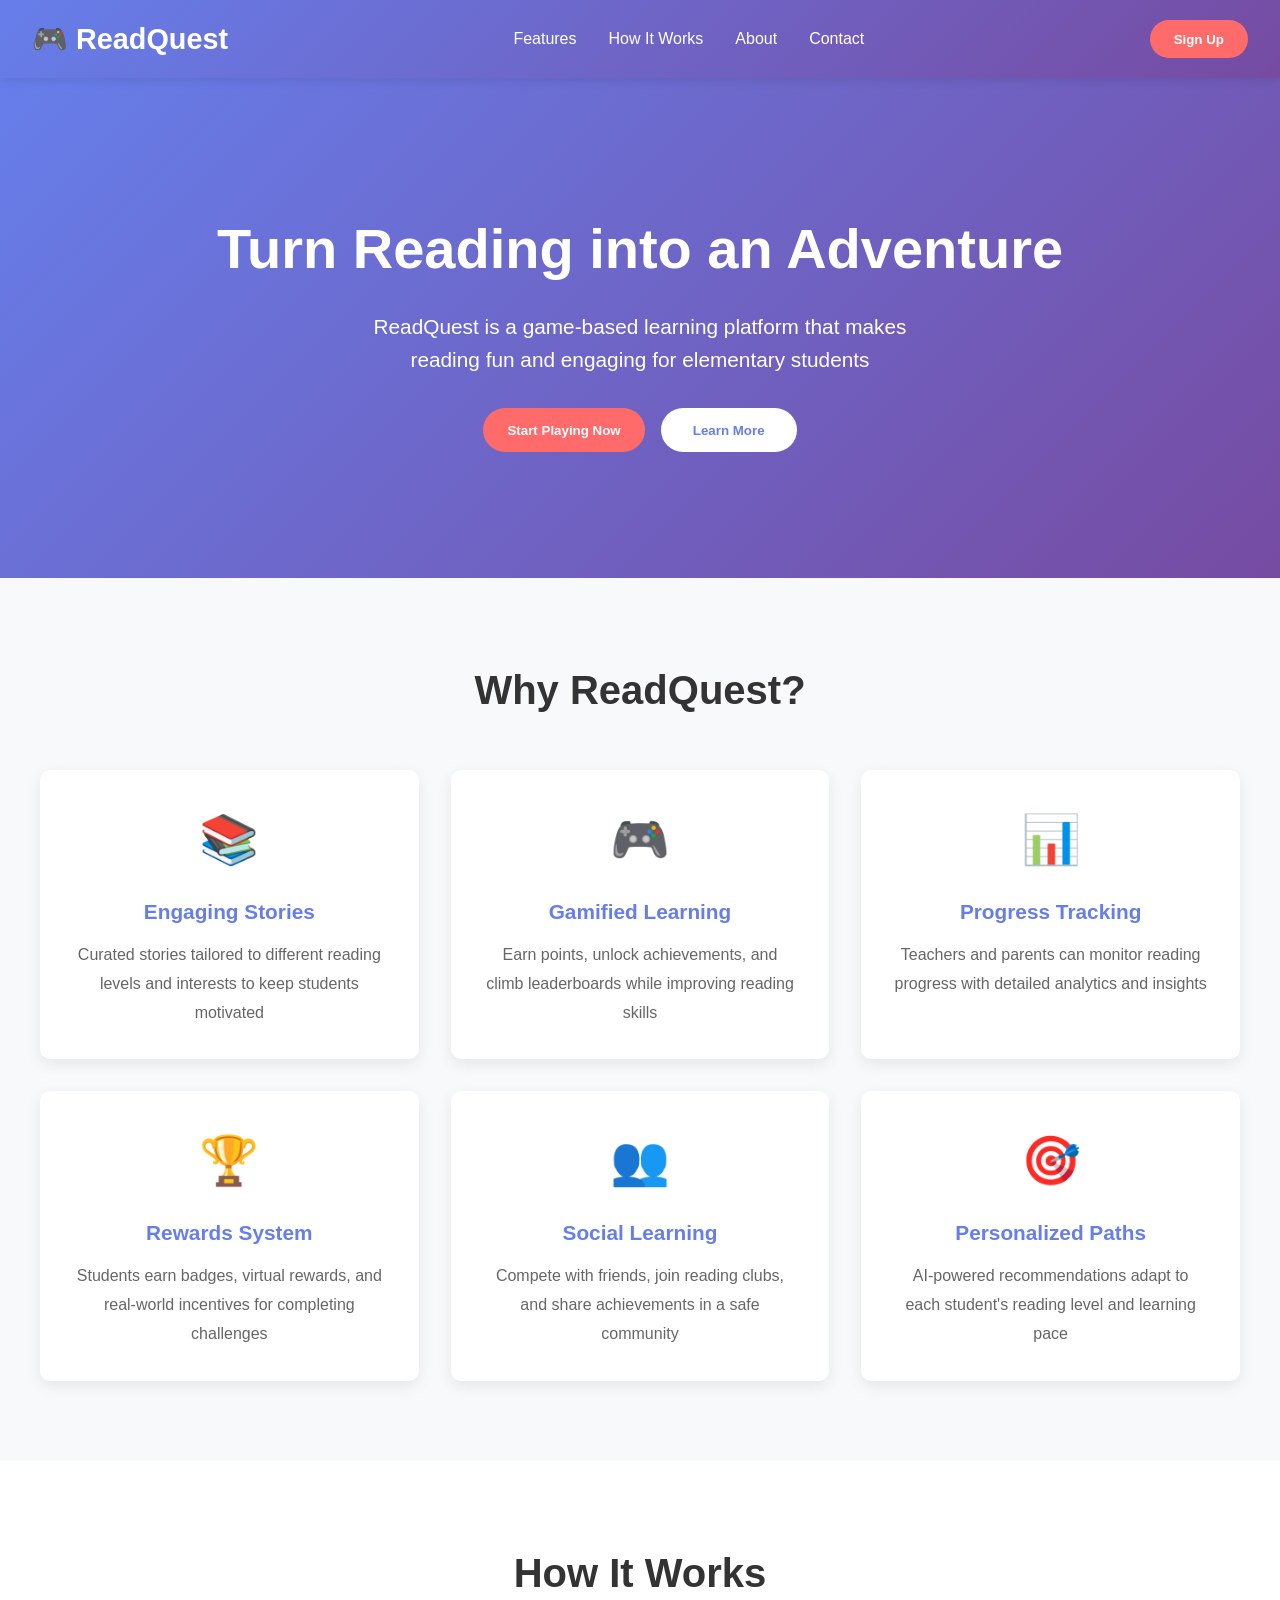
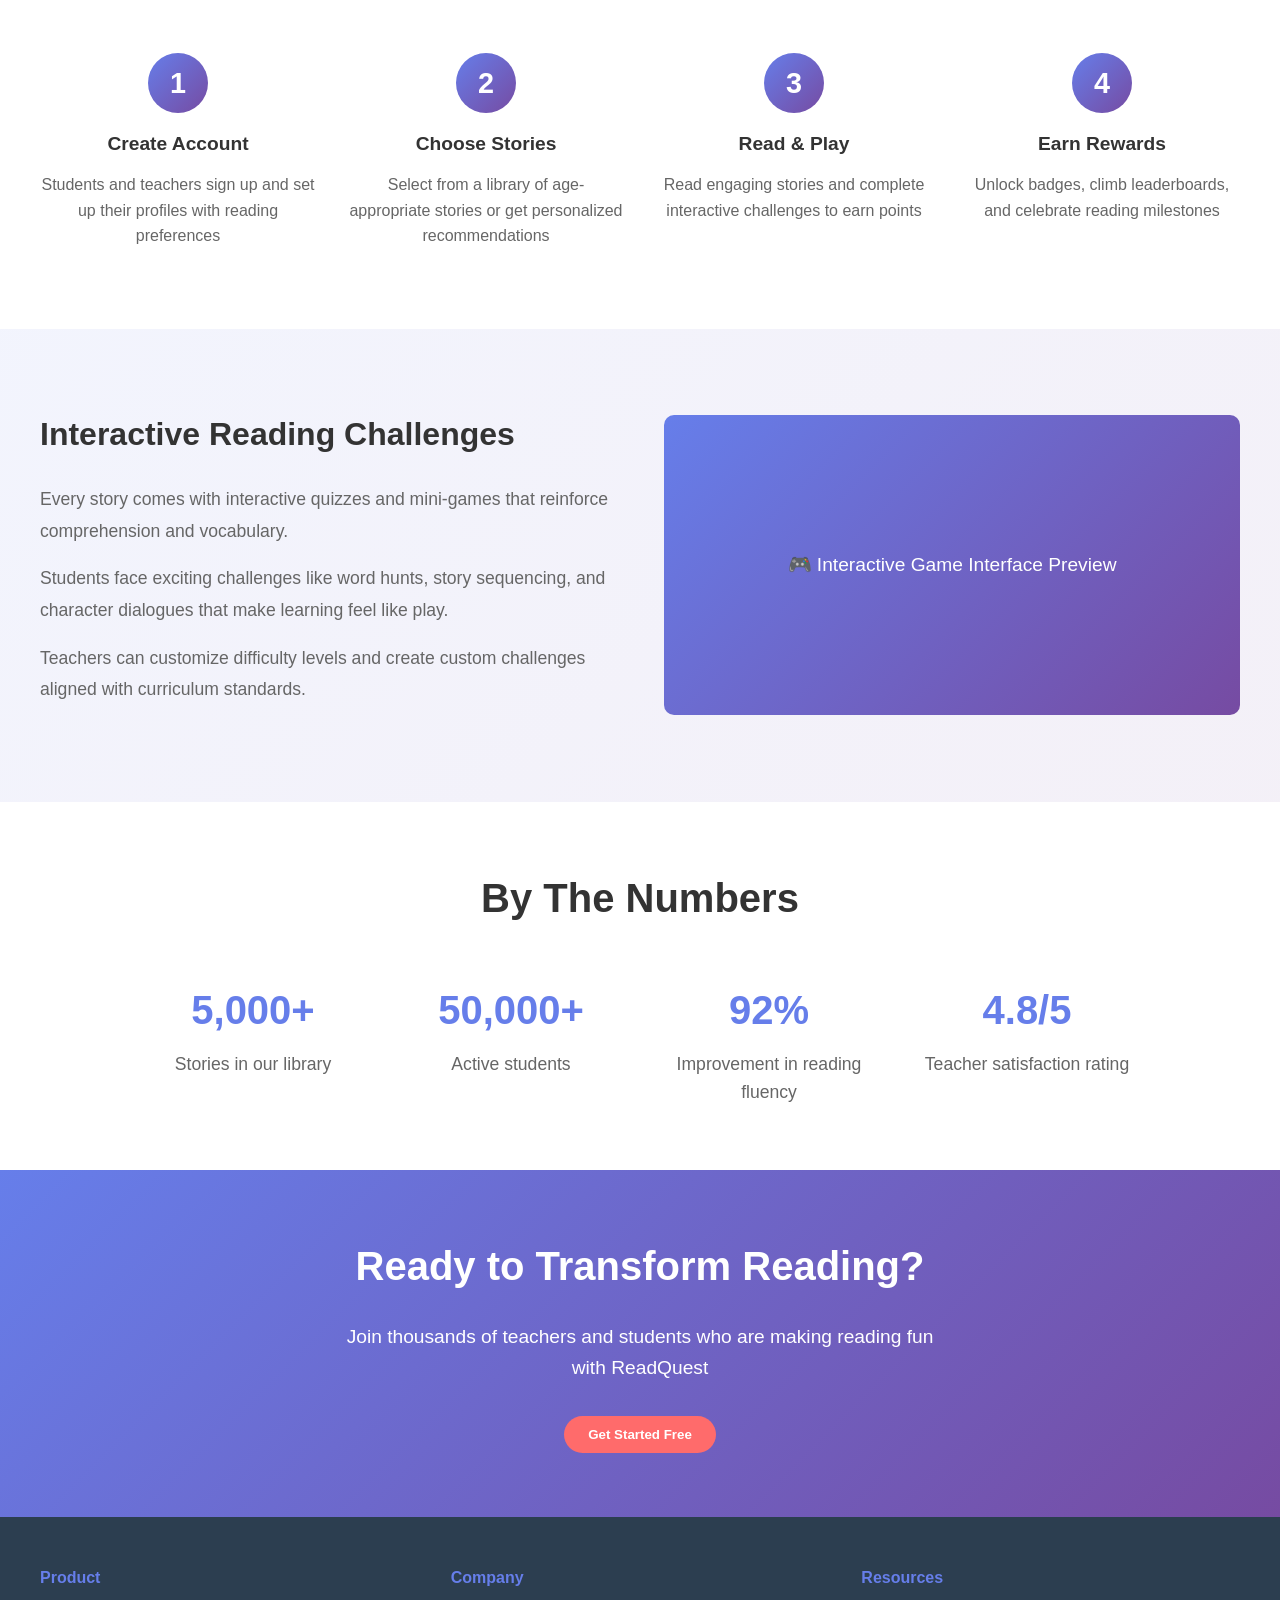
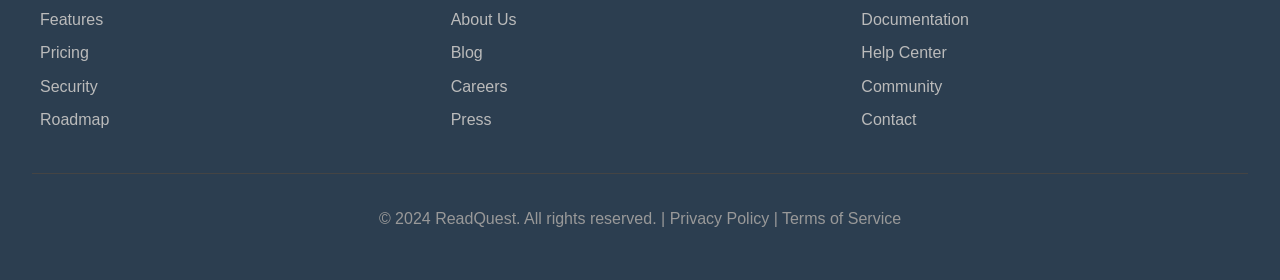
<file: index.html>
<!DOCTYPE html>
<html lang="en">
<head>
    <meta charset="UTF-8">
    <meta name="viewport" content="width=device-width, initial-scale=1.0">
    <title>ReadQuest - Game-Based Learning Platform</title>
    <link rel="stylesheet" href="style.css">
    <style>
      
    </style>
</head>
<body>
    <!-- Navigation -->
    <nav>
        <div class="logo">🎮 ReadQuest</div>
        <ul>
            <li><a href="#features">Features</a></li>
            <li><a href="#how-it-works">How It Works</a></li>
            <li><a href="#about">About</a></li>
            <li><a href="#contact">Contact</a></li>
        </ul>
        <button class="btn-primary">Sign Up</button>
    </nav>

    <!-- Hero Section -->
    <section class="hero">
        <h1>Turn Reading into an Adventure</h1>
        <p>ReadQuest is a game-based learning platform that makes reading fun and engaging for elementary students</p>
        <div class="hero-buttons">
            <button class="btn-primary">Start Playing Now</button>
            <button class="btn-secondary">Learn More</button>
        </div>
    </section>

    <!-- Features Section -->
    <section class="features" id="features">
        <h2 class="section-title">Why ReadQuest?</h2>
        <div class="features-grid">
            <div class="feature-card">
                <div class="feature-icon">📚</div>
                <h3>Engaging Stories</h3>
                <p>Curated stories tailored to different reading levels and interests to keep students motivated</p>
            </div>
            <div class="feature-card">
                <div class="feature-icon">🎮</div>
                <h3>Gamified Learning</h3>
                <p>Earn points, unlock achievements, and climb leaderboards while improving reading skills</p>
            </div>
            <div class="feature-card">
                <div class="feature-icon">📊</div>
                <h3>Progress Tracking</h3>
                <p>Teachers and parents can monitor reading progress with detailed analytics and insights</p>
            </div>
            <div class="feature-card">
                <div class="feature-icon">🏆</div>
                <h3>Rewards System</h3>
                <p>Students earn badges, virtual rewards, and real-world incentives for completing challenges</p>
            </div>
            <div class="feature-card">
                <div class="feature-icon">👥</div>
                <h3>Social Learning</h3>
                <p>Compete with friends, join reading clubs, and share achievements in a safe community</p>
            </div>
            <div class="feature-card">
                <div class="feature-icon">🎯</div>
                <h3>Personalized Paths</h3>
                <p>AI-powered recommendations adapt to each student's reading level and learning pace</p>
            </div>
        </div>
    </section>

    <!-- How It Works -->
    <section class="how-it-works" id="how-it-works">
        <h2 class="section-title">How It Works</h2>
        <div class="steps-grid">
            <div class="step">
                <div class="step-number">1</div>
                <h3>Create Account</h3>
                <p>Students and teachers sign up and set up their profiles with reading preferences</p>
            </div>
            <div class="step">
                <div class="step-number">2</div>
                <h3>Choose Stories</h3>
                <p>Select from a library of age-appropriate stories or get personalized recommendations</p>
            </div>
            <div class="step">
                <div class="step-number">3</div>
                <h3>Read & Play</h3>
                <p>Read engaging stories and complete interactive challenges to earn points</p>
            </div>
            <div class="step">
                <div class="step-number">4</div>
                <h3>Earn Rewards</h3>
                <p>Unlock badges, climb leaderboards, and celebrate reading milestones</p>
            </div>
        </div>
    </section>

    <!-- Game Showcase -->
    <section class="game-showcase">
        <div class="showcase-content">
            <div class="showcase-text">
                <h2>Interactive Reading Challenges</h2>
                <p>Every story comes with interactive quizzes and mini-games that reinforce comprehension and vocabulary.</p>
                <p>Students face exciting challenges like word hunts, story sequencing, and character dialogues that make learning feel like play.</p>
                <p>Teachers can customize difficulty levels and create custom challenges aligned with curriculum standards.</p>
            </div>
            <div class="showcase-image">
                🎮 Interactive Game Interface Preview
            </div>
        </div>
    </section>

    <!-- Stats Section -->
    <section class="stats">
        <h2 class="section-title">By The Numbers</h2>
        <div class="stats-grid">
            <div class="stat-item">
                <h3>5,000+</h3>
                <p>Stories in our library</p>
            </div>
            <div class="stat-item">
                <h3>50,000+</h3>
                <p>Active students</p>
            </div>
            <div class="stat-item">
                <h3>92%</h3>
                <p>Improvement in reading fluency</p>
            </div>
            <div class="stat-item">
                <h3>4.8/5</h3>
                <p>Teacher satisfaction rating</p>
            </div>
        </div>
    </section>

    <!-- CTA Section -->
    <section class="cta">
        <h2>Ready to Transform Reading?</h2>
        <p>Join thousands of teachers and students who are making reading fun with ReadQuest</p>
        <button class="btn-primary">Get Started Free</button>
    </section>

    <!-- Footer -->
    <footer>
        <div class="footer-content">
            <div class="footer-section">
                <h4>Product</h4>
                <ul>
                    <li><a href="#">Features</a></li>
                    <li><a href="#">Pricing</a></li>
                    <li><a href="#">Security</a></li>
                    <li><a href="#">Roadmap</a></li>
                </ul>
            </div>
            <div class="footer-section">
                <h4>Company</h4>
                <ul>
                    <li><a href="#">About Us</a></li>
                    <li><a href="#">Blog</a></li>
                    <li><a href="#">Careers</a></li>
                    <li><a href="#">Press</a></li>
                </ul>
            </div>
            <div class="footer-section">
                <h4>Resources</h4>
                <ul>
                    <li><a href="#">Documentation</a></li>
                    <li><a href="#">Help Center</a></li>
                    <li><a href="#">Community</a></li>
                    <li><a href="#">Contact</a></li>
                </ul>
            </div>
        </div>
        <div class="footer-bottom">
            <p>&copy; 2024 ReadQuest. All rights reserved. | Privacy Policy | Terms of Service</p>
        </div>
    </footer>
</body>
</html>
</file>
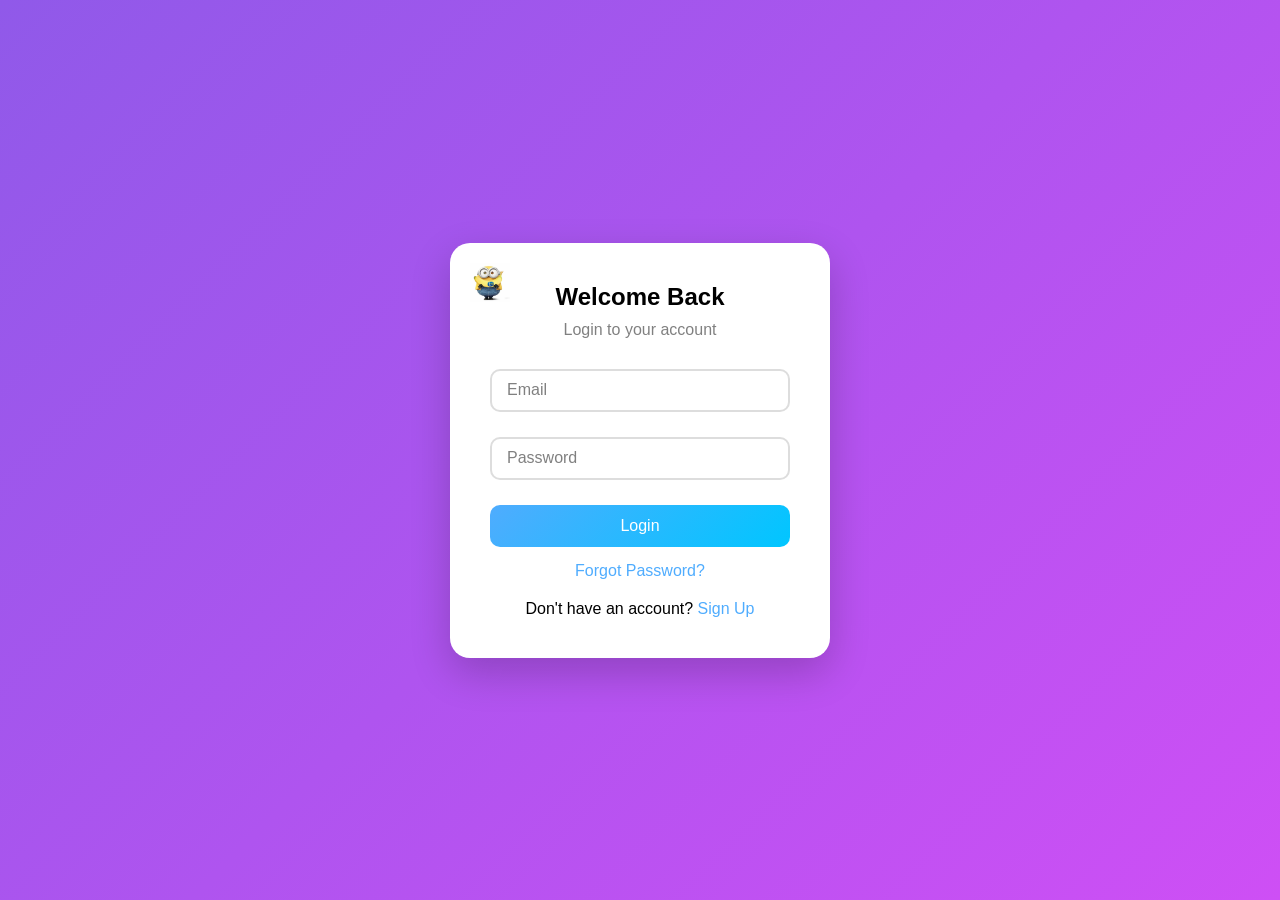
<file: Form Folder/login.html>
<!doctype html>

<html lang="en">
  <head>
    <meta charset="UTF-8" />
    <meta name="viewport" content="width=device-width, initial-scale=1.0" />
    <title>Login Page</title>
    <link rel="stylesheet" href="login.css" />
    <link rel="icon" href="banana_minion.jpg" type="image/x-icon">


  </head>
  <body>
    <div class="container">
        <div class="logo">
    <img src="banana_minion.jpg" alt="Logo">
</div>

      <h2>Welcome Back</h2>
      <p class="subtitle">Login to your account</p>

      <form>
        <div class="input-group">
          <input type="email" id="email" required />
          <label for="email">Email</label>
        </div>

        <div class="input-group">
          <input type="password" id="password" required />
          <label for="password">Password</label>
        </div>

        <button class="btn">Login</button>
      </form>

      <a href="#" class="forgot">Forgot Password?</a>

      <p class="signup">
        Don't have an account? <a href="signup.html">Sign Up</a>
      </p>
    
      
    </div>
  </body>
</html>
</file>
<file: style.css>
* {
            margin: 0;
            padding: 0;
            box-sizing: border-box;
        }

        body {
            font-family: 'Segoe UI', Tahoma, Geneva, Verdana, sans-serif;
            line-height: 1.6;
            color: #333;
        }

        /* Navigation */
        nav {
            background: linear-gradient(135deg, #667eea 0%, #764ba2 100%);
            padding: 1rem 2rem;
            display: flex;
            justify-content: space-between;
            align-items: center;
            box-shadow: 0 2px 10px rgba(0,0,0,0.1);
            position: sticky;
            top: 0;
            z-index: 100;
        }

        .logo {
            font-size: 1.8rem;
            font-weight: bold;
            color: white;
            display: flex;
            align-items: center;
            gap: 0.5rem;
        }

        nav ul {
            display: flex;
            list-style: none;
            gap: 2rem;
        }

        nav a {
            color: white;
            text-decoration: none;
            transition: opacity 0.3s;
            font-weight: 500;
        }

        nav a:hover {
            opacity: 0.8;
        }

        .btn-primary {
            background: #ff6b6b;
            color: white;
            padding: 0.7rem 1.5rem;
            border: none;
            border-radius: 25px;
            cursor: pointer;
            font-weight: 600;
            transition: transform 0.3s, box-shadow 0.3s;
        }

        .btn-primary:hover {
            transform: translateY(-2px);
            box-shadow: 0 5px 15px rgba(255, 107, 107, 0.4);
        }

        /* Hero Section */
        .hero {
            background: linear-gradient(135deg, #667eea 0%, #764ba2 100%);
            color: white;
            padding: 6rem 2rem;
            text-align: center;
            min-height: 500px;
            display: flex;
            flex-direction: column;
            justify-content: center;
            align-items: center;
        }

        .hero h1 {
            font-size: 3.5rem;
            margin-bottom: 1rem;
            animation: fadeInDown 0.8s ease-out;
        }

        .hero p {
            font-size: 1.3rem;
            margin-bottom: 2rem;
            max-width: 600px;
            animation: fadeInUp 0.8s ease-out;
        }

        .hero-buttons {
            display: flex;
            gap: 1rem;
            justify-content: center;
            flex-wrap: wrap;
        }

        .btn-secondary {
            background: white;
            color: #667eea;
            padding: 0.9rem 2rem;
            border: none;
            border-radius: 25px;
            cursor: pointer;
            font-weight: 600;
            transition: transform 0.3s, box-shadow 0.3s;
        }

        .btn-secondary:hover {
            transform: translateY(-2px);
            box-shadow: 0 5px 15px rgba(0,0,0,0.2);
        }

        /* Features Section */
        .features {
            padding: 5rem 2rem;
            background: #f8f9fa;
        }

        .section-title {
            text-align: center;
            font-size: 2.5rem;
            margin-bottom: 3rem;
            color: #333;
        }

        .features-grid {
            display: grid;
            grid-template-columns: repeat(auto-fit, minmax(280px, 1fr));
            gap: 2rem;
            max-width: 1200px;
            margin: 0 auto;
        }

        .feature-card {
            background: white;
            padding: 2rem;
            border-radius: 10px;
            text-align: center;
            box-shadow: 0 5px 15px rgba(0,0,0,0.08);
            transition: transform 0.3s, box-shadow 0.3s;
        }

        .feature-card:hover {
            transform: translateY(-5px);
            box-shadow: 0 10px 25px rgba(0,0,0,0.15);
        }

        .feature-icon {
            font-size: 3rem;
            margin-bottom: 1rem;
        }

        .feature-card h3 {
            font-size: 1.3rem;
            margin-bottom: 0.8rem;
            color: #667eea;
        }

        .feature-card p {
            color: #666;
            line-height: 1.8;
        }

        /* How It Works */
        .how-it-works {
            padding: 5rem 2rem;
            background: white;
        }

        .steps-grid {
            display: grid;
            grid-template-columns: repeat(auto-fit, minmax(250px, 1fr));
            gap: 2rem;
            max-width: 1200px;
            margin: 0 auto;
        }

        .step {
            text-align: center;
            position: relative;
        }

        .step-number {
            background: linear-gradient(135deg, #667eea 0%, #764ba2 100%);
            color: white;
            width: 60px;
            height: 60px;
            border-radius: 50%;
            display: flex;
            align-items: center;
            justify-content: center;
            font-size: 1.8rem;
            font-weight: bold;
            margin: 0 auto 1rem;
        }

        .step h3 {
            font-size: 1.2rem;
            margin-bottom: 0.8rem;
            color: #333;
        }

        .step p {
            color: #666;
        }

        /* Game Features Showcase */
        .game-showcase {
            padding: 5rem 2rem;
            background: linear-gradient(135deg, #667eea15 0%, #764ba215 100%);
        }

        .showcase-content {
            max-width: 1200px;
            margin: 0 auto;
            display: grid;
            grid-template-columns: 1fr 1fr;
            gap: 3rem;
            align-items: center;
        }

        .showcase-text h2 {
            font-size: 2rem;
            margin-bottom: 1.5rem;
            color: #333;
        }

        .showcase-text p {
            font-size: 1.1rem;
            color: #666;
            margin-bottom: 1rem;
            line-height: 1.8;
        }

        .showcase-image {
            background: linear-gradient(135deg, #667eea 0%, #764ba2 100%);
            height: 300px;
            border-radius: 10px;
            display: flex;
            align-items: center;
            justify-content: center;
            color: white;
            font-size: 1.2rem;
            text-align: center;
            padding: 2rem;
        }

        /* Stats Section */
        .stats {
            padding: 4rem 2rem;
            background: white;
        }

        .stats-grid {
            display: grid;
            grid-template-columns: repeat(auto-fit, minmax(200px, 1fr));
            gap: 2rem;
            max-width: 1000px;
            margin: 0 auto;
            text-align: center;
        }

        .stat-item h3 {
            font-size: 2.5rem;
            color: #667eea;
            margin-bottom: 0.5rem;
            font-weight: bold;
        }

        .stat-item p {
            color: #666;
            font-size: 1.1rem;
        }

        /* CTA Section */
        .cta {
            background: linear-gradient(135deg, #667eea 0%, #764ba2 100%);
            color: white;
            padding: 4rem 2rem;
            text-align: center;
        }

        .cta h2 {
            font-size: 2.5rem;
            margin-bottom: 1.5rem;
        }

        .cta p {
            font-size: 1.2rem;
            margin-bottom: 2rem;
            max-width: 600px;
            margin-left: auto;
            margin-right: auto;
        }

        /* Footer */
        footer {
            background: #2c3e50;
            color: white;
            padding: 3rem 2rem;
            text-align: center;
        }

        .footer-content {
            max-width: 1200px;
            margin: 0 auto;
            display: grid;
            grid-template-columns: repeat(auto-fit, minmax(250px, 1fr));
            gap: 2rem;
            text-align: left;
            margin-bottom: 2rem;
        }

        .footer-section h4 {
            margin-bottom: 1rem;
            color: #667eea;
        }

        .footer-section ul {
            list-style: none;
        }

        .footer-section ul li {
            margin-bottom: 0.5rem;
        }

        .footer-section a {
            color: #bbb;
            text-decoration: none;
            transition: color 0.3s;
        }

        .footer-section a:hover {
            color: #667eea;
        }

        .footer-bottom {
            border-top: 1px solid #444;
            padding-top: 2rem;
            text-align: center;
            color: #999;
        }

        /* Animations */
        @keyframes fadeInDown {
            from {
                opacity: 0;
                transform: translateY(-30px);
            }
            to {
                opacity: 1;
                transform: translateY(0);
            }
        }

        @keyframes fadeInUp {
            from {
                opacity: 0;
                transform: translateY(30px);
            }
            to {
                opacity: 1;
                transform: translateY(0);
            }
        }

        /* Responsive */
        @media (max-width: 768px) {
            .hero h1 {
                font-size: 2.5rem;
            }

            nav ul {
                gap: 1rem;
                font-size: 0.9rem;
            }

            .showcase-content {
                grid-template-columns: 1fr;
            }

            .hero-buttons {
                flex-direction: column;
            }

            .btn-primary, .btn-secondary {
                width: 100%;
            }
        }
</file>
<file: Form Folder/login.css>
* {
  margin: 0;
  padding: 0;
  box-sizing: border-box;
  font-family: Arial, sans-serif;
  }


/* Background with gradient animation */
body {
height: 100vh;
display: flex;
justify-content: center;
align-items: center;
background: linear-gradient(135deg, #9059e9, #ce4ff5);
}


/* Logo positioning */
.logo {
    position: absolute;
    top: 20px;
    left: 20px;
}

/* Logo image */
.logo img {
    width: 40px;
    height: 40px;
    object-fit: contain;
    transition: 0.3s;
}

/* Hover effect */
.logo img:hover {
    transform: rotate(10deg) scale(1.1);
}
.container {
    position: relative; /* ADD THIS */
}
/* Main container */
.container {
width: 380px;
padding: 40px;
border-radius: 20px;
background: white;
text-align: center;
box-shadow: 0 15px 40px rgba(0,0,0,0.2);
animation: fadeIn 1s ease;
}

/* Title */
.container h2 {
margin-bottom: 10px;
}

.subtitle {
color: gray;
margin-bottom: 30px;
}

/* Input group with floating labels */
.input-group {
position: relative;
margin-bottom: 25px;
}

.input-group input {
width: 100%;
padding: 12px;
border: 2px solid #ddd;
border-radius: 10px;
outline: none;
transition: 0.3s;
}

/* Focus effect */
.input-group input:focus {
border-color: #4facfe;
box-shadow: 0 0 8px rgba(79,172,254,0.5);
}

/* Floating label */
.input-group label {
position: absolute;
top: 50%;
left: 12px;
transform: translateY(-50%);
color: gray;
pointer-events: none;
transition: 0.3s;
background: white;
padding: 0 5px;
}

/* Move label when typing */
.input-group input:focus + label,
.input-group input:valid + label {
top: -8px;
font-size: 12px;
color: #4facfe;
}

/* Button */
.btn {
width: 100%;
padding: 12px;
border: none;
border-radius: 10px;
background: linear-gradient(135deg, #4facfe, #00c6ff);
color: white;
font-size: 16px;
cursor: pointer;
transition: 0.3s;
}

/* Hover animation */
.btn:hover {
transform: translateY(-2px);
box-shadow: 0 10px 20px rgba(0,0,0,0.2);
}

/* Click effect */
.btn:active {
transform: scale(0.98);
}

/* Links */
.forgot {
display: block;
margin-top: 15px;
color: #4facfe;
text-decoration: none;
transition: 0.3s;
}

.forgot:hover {
text-decoration: underline;
}

.signup {
margin-top: 20px;
}

.signup a {
color: #4facfe;
text-decoration: none;
}

.signup a:hover {
text-decoration: underline;
}

/* Animation */
@keyframes fadeIn {
from {
opacity: 0;
transform: translateY(20px);
}
to {
opacity: 1;
transform: translateY(0);
}
}
</file>
